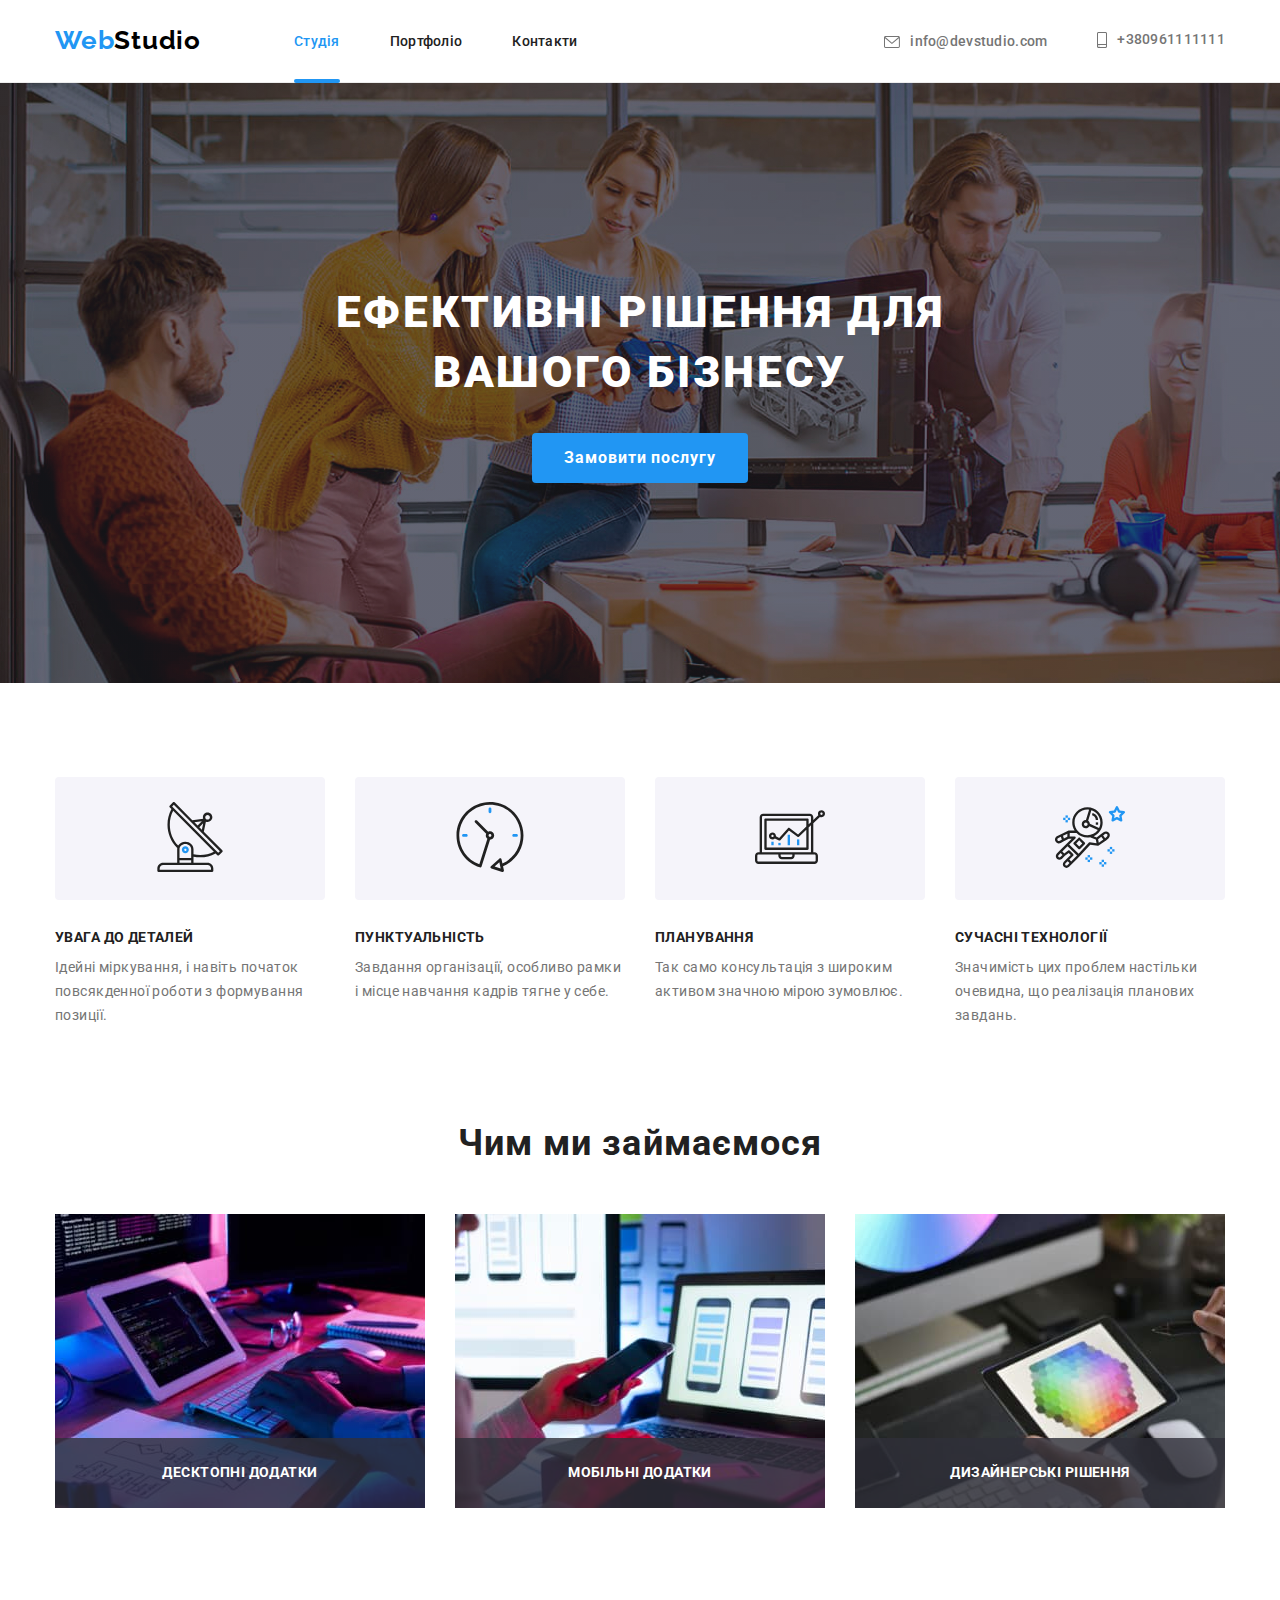
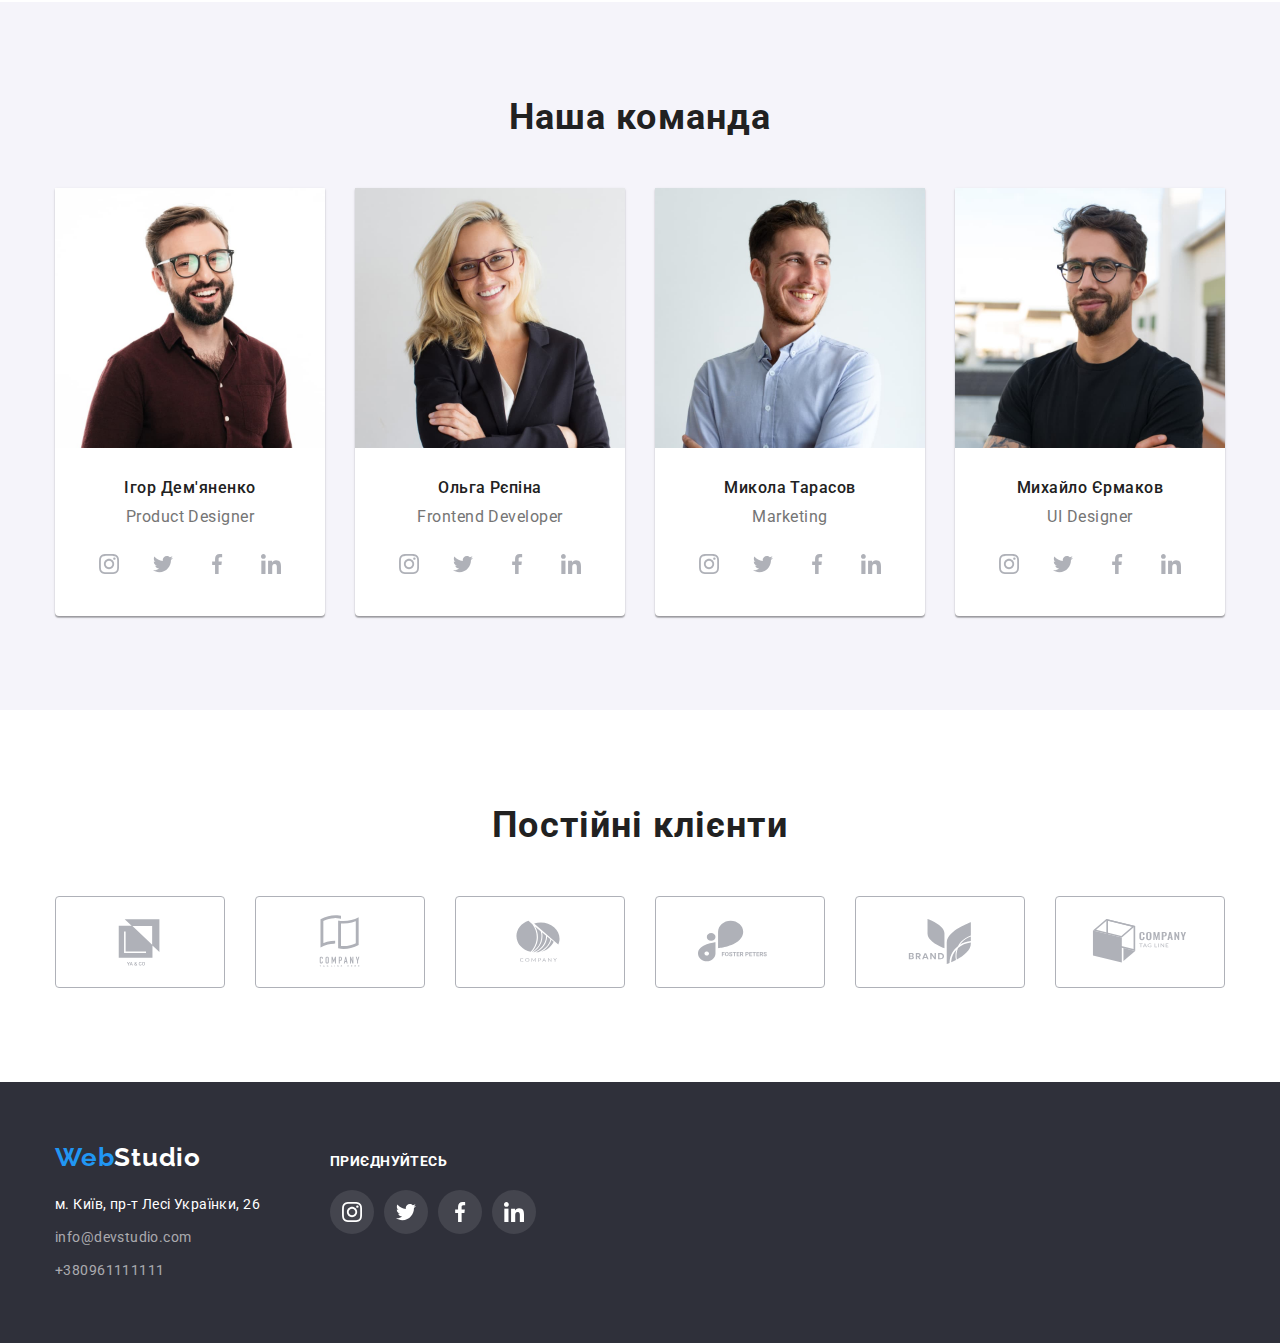
<file: index.html>
<!DOCTYPE html>
<html lang="uk">

<head>
    <meta charset="utf-8">
    <meta http-equiv="X-UA-Compatible" content="IE=edge">
    <meta name="viewport" content="width=device-width, initial-scale=1.0">
    <title>Студія</title>
    <link rel="stylesheet" href="https://cdn.jsdelivr.net/npm/modern-normalize@1.1.0/modern-normalize.min.css">
    <link rel="preconnect" href="https://fonts.googleapis.com">
    <link rel="preconnect" href="https://fonts.gstatic.com" crossorigin>
    <link
        href="https://fonts.googleapis.com/css2?family=Raleway:wght@700&family=Roboto:wght@400;500;700;900&display=swap"
        rel="stylesheet">
    <link rel="stylesheet" href="./CSS/styles.css">


</head>

<body>
    <!--Header-->
    <header class="page_header">
        <div class="page_header_container container">
            <nav class="page_nav">
                <a class="first_logo" href="./index.html"> <span class="item_web">Web</span>Studio</a>
                <ul class="menu list">
                    <li class="menu_item"><a class="menu_link link current" href="./index.html">Студія</a></li>
                    <li class="menu_item"><a class="menu_link link" href="./portfolio.html">Портфоліо</a></li>
                    <li class="menu_item"><a class="menu_link link" href="#">Контакти</a></li>
                </ul>
            </nav>
            <ul class="contacts_header list">
                <li class="contact_mail"><a class="contact_link link" href="mailto:info@devstudio.com"><svg
                            class="icon_contact" width="16" height="12">
                            <use href="./images/icons.svg#icon-envelope"></use>
                        </svg>info@devstudio.com</a></li>
                <li class="contact_tel"><a class="contact_link link" href="tel:+380961111111"><svg class="icon_contact"
                            width="10" height="16">
                            <use href="./images/icons.svg#icon-smartphone"></use>
                        </svg>+380961111111</a></li>
            </ul>
        </div>
    </header>

    <!--Main-->
    <main>
        <section class="main_bg">
            <div class="section_main container">
                <h1 class="title_main">Ефективні рішення для вашого бізнесу</h1>
                <button class="btn_main" type="button" data-modal-open>Замовити послугу</button>
            </div>
        </section>
        <!--About-->
        <section>
            <div class="section_about_us container ">
                <h2 class="visually-hidden">Все про нас та нашу роботу</h2>
                <ul class="about_us list">
                    <li class="card">
                        <div class="bcg">
                            <svg class="icons_about_us" width="70" height="70">
                                <use href="./images/icons.svg#icon-antenna"></use>
                            </svg>
                        </div>
                        <h3 class="title_about_us">Увага до деталей</h3>
                        <p class="text_about_us">Ідейні міркування, і навіть початок повсякденної роботи з формування
                            позиції.</p>
                    </li>
                    <li class="card">
                        <div class="bcg">
                            <svg class="icons_about_us" width="70" height="70">
                                <use href="./images/icons.svg#icon-clock"></use>
                            </svg>
                        </div>
                        <h3 class="title_about_us">Пунктуальність</h3>
                        <p class="text_about_us">Завдання організації, особливо рамки і місце навчання кадрів тягне у
                            себе.</p>
                    </li>
                    <li class="card">
                        <div class="bcg">
                            <svg class="icons_about_us" width="70" height="70">
                                <use href="./images/icons.svg#icon-diagram"></use>
                            </svg>
                        </div>
                        <h3 class="title_about_us">Планування</h3>
                        <p class="text_about_us">Так само консультація з широким активом значною мірою зумовлює.</p>
                    </li>
                    <li class="card">
                        <div class="bcg">
                            <svg class="icons_about_us" width="70" height="70">
                                <use href="./images/icons.svg#icon-astronaut"></use>
                            </svg>
                        </div>
                        <h3 class="title_about_us">Сучасні технології</h3>
                        <p class="text_about_us">Значимість цих проблем настільки очевидна, що реалізація планових
                            завдань.</p>
                    </li>
                </ul>
            </div>
        </section>
        <!--What_we_do-->
        <section class="page_what_we_do">
            <div class="section_what_we_do  container">
                <h2 class="title_what_we_do">Чим ми займаємося</h2>
                <ul class="what_we_do list">
                    <li class="item_what_we_do">
                        <p class="overlay_what_we_do">Десктопні додатки</p><img src="./images/laptop.jpg" alt="ноутбук"
                            width="370">
                    </li>
                    <li class="item_what_we_do">
                        <p class="overlay_what_we_do">Мобільні додатки</p><img src="./images/telephone.jpg"
                            alt="мобільний_телефон" width="370">
                    </li>
                    <li class="item_what_we_do">
                        <p class="overlay_what_we_do">Дизайнерські рішення</p><img src="./images/tablet.jpg"
                            alt="планшет" width="370">
                    </li>
                </ul>
            </div>
        </section>
        <!--Our_team-->
        <section class="page_our_team ">
            <div class="section_our_team container">
                <h2 class="title_our_team">Наша команда</h2>
                <ul class="our_team list">
                    <li class="content_our_team">
                        <img src="./images/man1.jpg" alt="усміхнений_чоловік_в_окулярах" width="270">
                        <div class="text_our_team">
                            <h3 class="subtitle_our_team">Ігор Дем'яненко</h3>
                            <p class="item_our_team">Product Designer</p>
                            <ul class="social_list list">
                                <li class="icon_item"><a class="link_icons_team" href=""><svg class="icon">
                                            <use href="./images/icons.svg#icon-instagram"></use>
                                        </svg></a>
                                </li>
                                <li class="icon_item"><a class="link_icons_team" href=""><svg class="icon">
                                            <use href="./images/icons.svg#icon-twitter"></use>
                                        </svg></a>
                                </li>
                                <li class="icon_item"><a class="link_icons_team" href=""><svg class="icon">
                                            <use href="./images/icons.svg#icon-facebook"></use>
                                        </svg></a>
                                </li>
                                <li class="icon_item"><a class="link_icons_team" href=""><svg class="icon">
                                            <use href="./images/icons.svg#icon-linkedin"></use>
                                        </svg></a>
                                </li>
                            </ul>
                        </div>

                    </li>
                    <li class="content_our_team">
                        <img src="./images/woman.jpg" alt="жінка_в_окулярах" width="270">
                        <div class="text_our_team">
                            <h3 class="subtitle_our_team">Ольга Рєпіна</h3>
                            <p class="item_our_team">Frontend Developer</p>
                            <ul class="social_list list">
                                <li class="icon_item"><a class="link_icons_team" href=""><svg class="icon">
                                            <use href="./images/icons.svg#icon-instagram"></use>
                                        </svg></a>
                                </li>
                                <li class="icon_item"><a class="link_icons_team" href=""><svg class="icon">
                                            <use href="./images/icons.svg#icon-twitter"></use>
                                        </svg></a>
                                </li>
                                <li class="icon_item"><a class="link_icons_team" href=""><svg class="icon">
                                            <use href="./images/icons.svg#icon-facebook"></use>
                                        </svg></a>
                                </li>
                                <li class="icon_item"><a class="link_icons_team" href=""><svg class="icon">
                                            <use href="./images/icons.svg#icon-linkedin"></use>
                                        </svg></a>
                                </li>
                            </ul>
                        </div>
                    </li>
                    <li class="content_our_team">
                        <img src="./images/man2.jpg" alt="усміхнений_чоловік" width="270">
                        <div class="text_our_team">
                            <h3 class="subtitle_our_team">Микола Тарасов</h3>
                            <p class="item_our_team">Marketing</p>
                            <ul class="social_list list">
                                <li class="icon_item"><a class="link_icons_team" href=""><svg class="icon">
                                            <use href="./images/icons.svg#icon-instagram"></use>
                                        </svg></a>
                                </li>
                                <li class="icon_item"><a class="link_icons_team" href=""><svg class="icon">
                                            <use href="./images/icons.svg#icon-twitter"></use>
                                        </svg></a>
                                </li>
                                <li class="icon_item"><a class="link_icons_team" href=""><svg class="icon">
                                            <use href="./images/icons.svg#icon-facebook"></use>
                                        </svg></a>
                                </li>
                                <li class="icon_item"><a class="link_icons_team" href=""><svg class="icon">
                                            <use href="./images/icons.svg#icon-linkedin"></use>
                                        </svg></a>
                                </li>
                            </ul>
                        </div>

                    </li>
                    <li class="content_our_team">
                        <img src="./images/man3.jpg" alt="чоловік_в_окулярах" width="270">
                        <div class="text_our_team">
                            <h3 class="subtitle_our_team">Михайло Єрмаков</h3>
                            <p class="item_our_team">UI Designer</p>
                            <ul class="social_list list">
                                <li class="icon_item"><a class="link_icons_team" href=""><svg class="icon">
                                            <use href="./images/icons.svg#icon-instagram"></use>
                                        </svg></a>
                                </li>
                                <li class="icon_item"><a class="link_icons_team" href=""><svg class="icon">
                                            <use href="./images/icons.svg#icon-twitter"></use>
                                        </svg></a>
                                </li>
                                <li class="icon_item"><a class="link_icons_team" href=""><svg class="icon">
                                            <use href="./images/icons.svg#icon-facebook"></use>
                                        </svg></a>
                                </li>
                                <li class="icon_item"><a class="link_icons_team" href=""><svg class="icon">
                                            <use href="./images/icons.svg#icon-linkedin"></use>
                                        </svg></a>
                                </li>
                            </ul>
                        </div>
                    </li>
                </ul>
            </div>
        </section>
        <!--Clients-->
        <section class="page_clients">
            <div class="section_clients container">
                <h2 class="title_clients">Постійні клієнти</h2>
                <ul class="logo_list list">
                    <li class="logo_item">
                        <a class="link_logo" href="#">
                            <svg class="logo_img">
                                <use href="./images/icons.svg#icon-LogoClient1"></use>
                            </svg>
                        </a>
                    </li>
                    <li class="logo_item">
                        <a class="link_logo" href="#">
                            <svg class="logo_img">
                                <use href="./images/icons.svg#icon-LogoClient2"></use>
                            </svg>
                        </a>
                    </li>
                    <li class="logo_item">
                        <a class="link_logo" href="#">
                            <svg class="logo_img">
                                <use href="./images/icons.svg#icon-LogoClient3"></use>
                            </svg>
                        </a>
                    </li>
                    <li class="logo_item">
                        <a class="link_logo" href="#">
                            <svg class="logo_img">
                                <use href="./images/icons.svg#icon-LogoClient4"></use>
                            </svg>
                        </a>
                    </li>
                    <li class="logo_item">
                        <a class="link_logo" href="#">
                            <svg class="logo_img">
                                <use href="./images/icons.svg#icon-LogoClient5"></use>
                            </svg>
                        </a>
                    </li>
                    <li class="logo_item">
                        <a class="link_logo" href="#">
                            <svg class="logo_img">
                                <use href="./images/icons.svg#icon-LogoClient6"></use>
                            </svg>
                        </a>
                    </li>
                </ul>
            </div>
        </section>
    </main>
    <!--Footer-->
    <footer class="contacts_footer">
        <div class="page_footer container">
            <div class="address_content">
                <h2 class="visually-hidden">Контакти</h2>
                <a class="second_logo" href="./index.html"> <span class="item_web">Web</span>Studio</a>
                <address class="address_footer">
                    <ul class="address_list list">
                        <li class="address_item"><a class="link_map link" href="https://goo.gl/maps/CPtrU1FHBa2aNyZL9"
                                target="_blank" rel="noopener noreferrer nofollow">м. Київ, пр-т Лесі Українки, 26</a>
                        </li>
                        <li class="address_item"><a class="link_mail link"
                                href="mailto:info@devstudio.com">info@devstudio.com</a></li>
                        <li class="address_item"><a class="link_tel link" href="tel:+380961111111">+380961111111</a>
                        </li>
                    </ul>
                </address>
            </div>
            <div class="address_icons">
                <p class="subtitle_address">Приєднуйтесь</p>
                <ul class="social_list_address list">
                    <li class="icon_item"><a class="link_icons_address" href=""><svg class="icon_add">
                                <use href="./images/icons.svg#icon-instagram"></use>
                            </svg></a>
                    </li>
                    <li class="icon_item"><a class="link_icons_address" href=""><svg class="icon_add">
                                <use href="./images/icons.svg#icon-twitter"></use>
                            </svg></a>
                    </li>
                    <li class="icon_item"><a class="link_icons_address" href=""><svg class="icon_add">
                                <use href="./images/icons.svg#icon-facebook"></use>
                            </svg></a>
                    </li>
                    <li class="icon_item"><a class="link_icons_address" href=""><svg class="icon_add">
                                <use href="./images/icons.svg#icon-linkedin"></use>
                            </svg></a>
                    </li>
                </ul>

            </div>
        </div>


    </footer>

    <div class="backdrop is-hidden" data-modal>
        <div class="modal">
            <button type="button" class="modal-close-btn" data-modal-close>
                <svg class="modal-close-icon" width="18" height="18">
                    <use href="./images/icons.svg#icon-close-black"></use>
                </svg>
            </button>
        </div>
    </div>
    <script src="./JS/modal.js"></script>
</body>

</html>
</file>
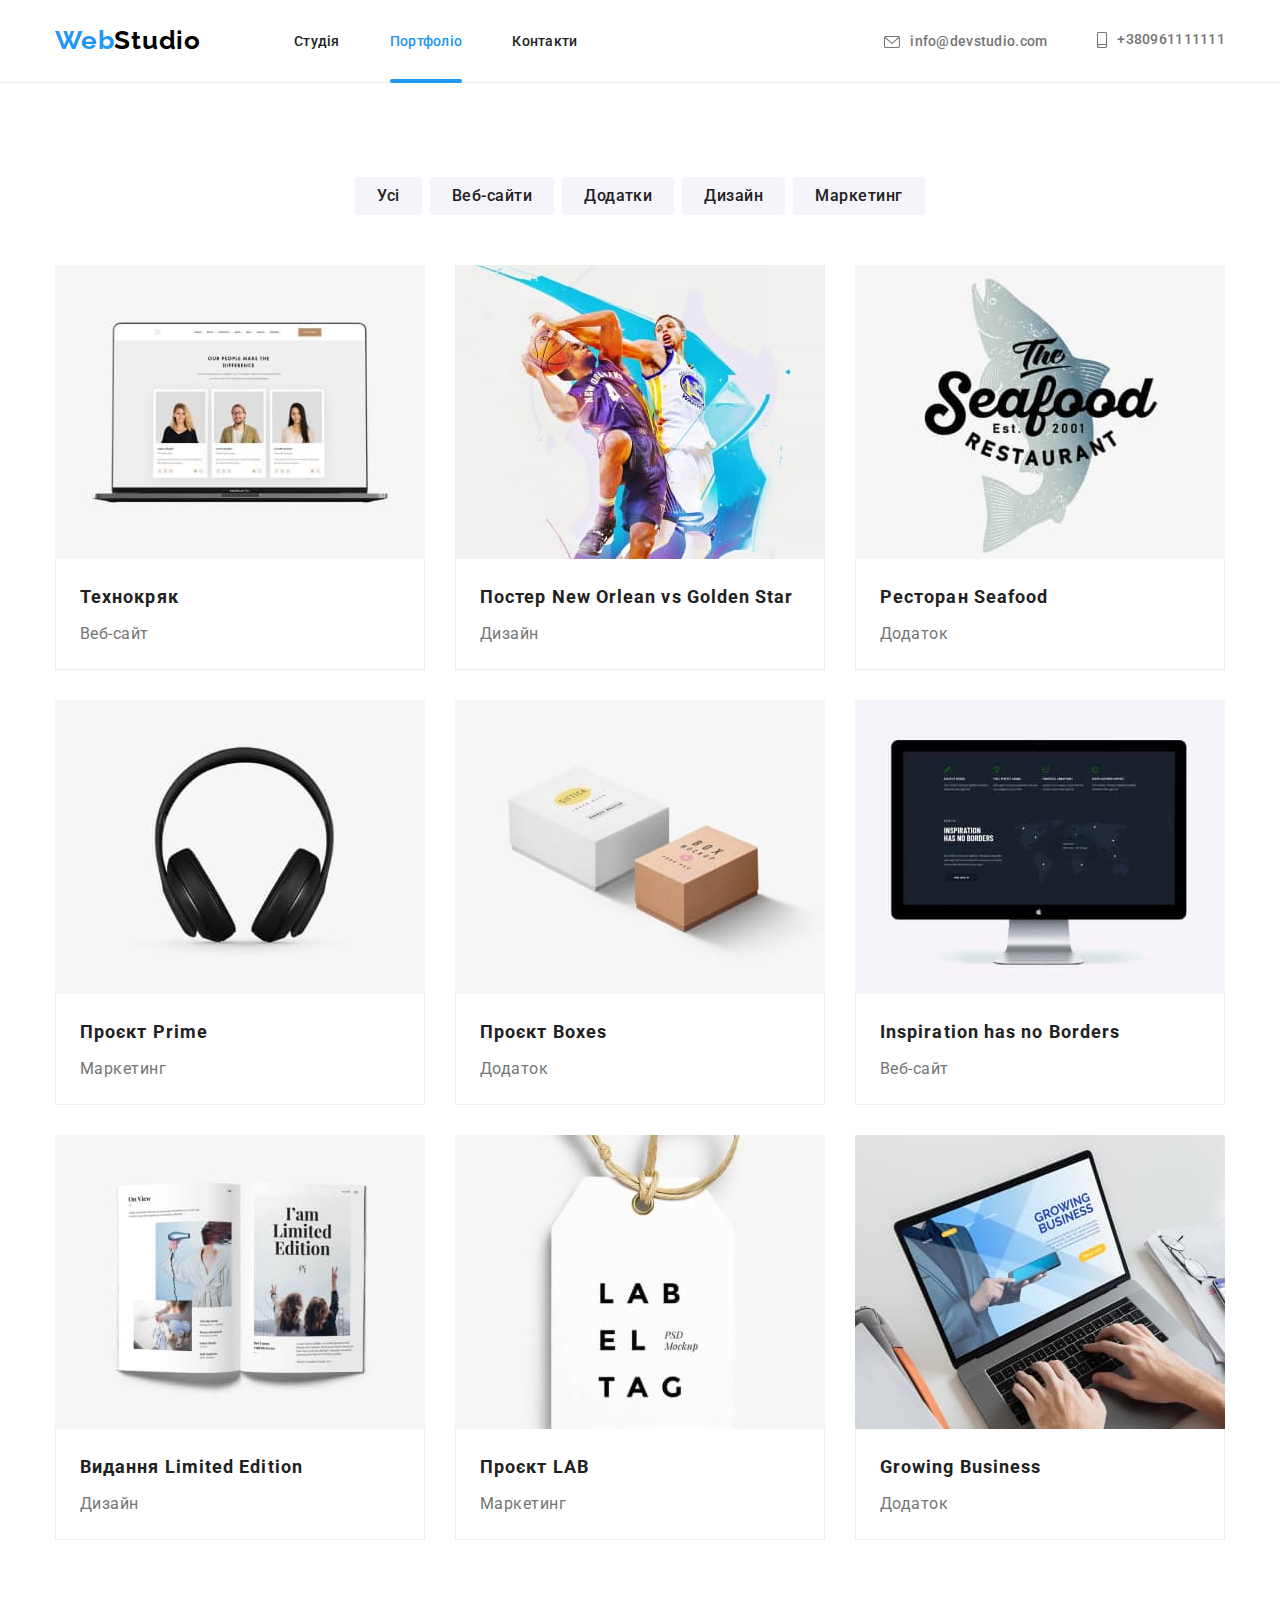
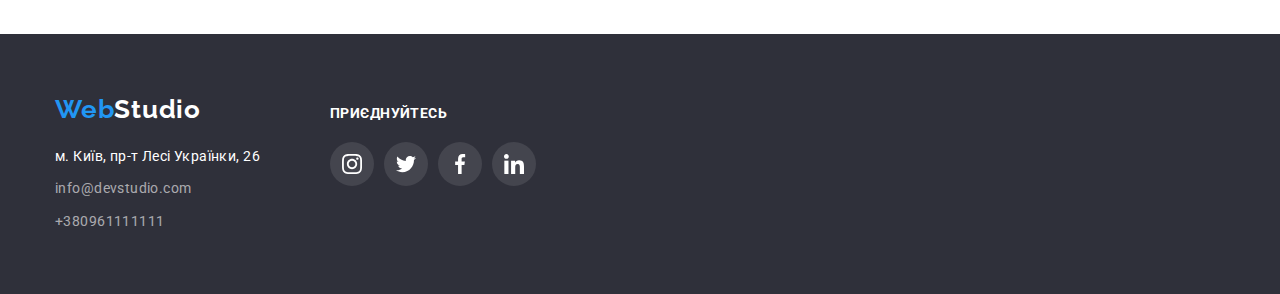
<file: portfolio.html>
<!DOCTYPE html>
<html lang="uk">

<head>
    <meta charset="utf-8">
    <meta http-equiv="X-UA-Compatible" content="IE=edge">
    <meta name="viewport" content="width=device-width, initial-scale=1.0">
    <title>Студія</title>
    <link rel="stylesheet" href="https://cdn.jsdelivr.net/npm/modern-normalize@1.1.0/modern-normalize.min.css">
    <link rel="preconnect" href="https://fonts.googleapis.com">
    <link rel="preconnect" href="https://fonts.gstatic.com" crossorigin>
    <link
        href="https://fonts.googleapis.com/css2?family=Raleway:wght@700&family=Roboto:wght@400;500;700;900&display=swap"
        rel="stylesheet">
    <link rel="stylesheet" href="./CSS/styles.css">
</head>

<body>
    <!--Header-->
    <header class="page_header">
        <div class="page_header_container container">
            <nav class="page_nav">
                <a class="first_logo" href="./index.html"> <span class="item_web">Web</span>Studio</a>
                <ul class="menu list">
                    <li class="menu_item"><a class="menu_link link" href="./index.html">Студія</a></li>
                    <li class="menu_item"><a class="menu_link link current" href="./portfolio.html">Портфоліо</a></li>
                    <li class="menu_item"><a class="menu_link link" href="#">Контакти</a></li>
                </ul>
            </nav>
            <ul class="contacts_header list">
                <li class="contact_mail"><a class="contact_link link" href="mailto:info@devstudio.com"><svg
                            class="icon_contact" width="16" height="12">
                            <use href="./images/icons.svg#icon-envelope"></use>
                        </svg>info@devstudio.com</a></li>
                <li class="contact_tel"><a class="contact_link link" href="tel:+380961111111"><svg class="icon_contact"
                            width="10" height="16">
                            <use href="./images/icons.svg#icon-smartphone"></use>
                        </svg>+380961111111</a></li>
            </ul>
        </div>


    </header>


    <!--Main-->
    <main>
        <section class="page_portfolio">
            <div class="container">
                <h1 class="visually-hidden">Кнопки та послуги</h1>
                <ul class="button_list list">
                    <li><button class="button_main" type="button">Усі</button></li>
                    <li><button class="button_main" type="button">Веб-сайти</button></li>
                    <li><button class="button_main" type="button">Додатки</button></li>
                    <li><button class="button_main" type="button">Дизайн</button></li>
                    <li><button class="button_main" type="button">Маркетинг</button></li>
                </ul>
                <ul class="services_main list">
                    <li class="content_services_main">
                        <a class="content_link link" href="#">
                            <div class="team-list-img-wrapper">
                                <img src="./images-portfolio/tehnokriak.jpg" alt="технокряк" width="370">
                                <p class="overlay">Ресурс пропонує комплексні пропозиції з різним рівнем функціоналу та
                                    сервісів. Все це дозволить відвідувачу отримати вичерпні відомості про компанію чи
                                    приватну особу.</p>
                            </div>
                            <div class="text_border_line">
                                <h2 class="subtitle_services_main">Технокряк</h2>
                                <p class="item_services_main">Веб-сайт</p>
                            </div>
                        </a>
                    </li>
                    <li class="content_services_main">
                        <a class="content_link link" href="#">
                            <div class="team-list-img-wrapper">
                                <img src="./images-portfolio/poster.jpg" alt="постер_баскетболісти" width="370">
                                <p class="overlay">Ресурс пропонує комплексні пропозиції з різним рівнем функціоналу та
                                сервісів. Все це дозволить відвідувачу отримати вичерпні відомості про компанію чи
                                приватну особу.</p>
                            </div>
                            <div class="text_border_line">
                                <h2 class="subtitle_services_main">Постер New Orlean vs Golden Star</h2>
                                <p class="item_services_main">Дизайн</p>
                            </div>
                        </a>
                    </li>
                    <li class="content_services_main">
                        <a class="content_link link" href="#">
                            <div class="team-list-img-wrapper">
                                <img src="./images-portfolio/restoran.jpg" alt="ресторан_морепродуктів" width="370">
                                <p class="overlay">Ресурс пропонує комплексні пропозиції з різним рівнем функціоналу та
                                сервісів. Все це дозволить відвідувачу отримати вичерпні відомості про компанію чи
                                приватну особу.</p>
                            </div>
                            <div class="text_border_line">
                                <h2 class="subtitle_services_main">Ресторан Seafood</h2>
                                <p class="item_services_main">Додаток</p>
                            </div>
                        </a>
                    </li>
                    <li class="content_services_main">
                        <a class="content_link link" href="#">
                            <div class="team-list-img-wrapper">
                                <img src="./images-portfolio/prime.jpg" alt="проєкт_прем'єр" width="370">
                                <p class="overlay">Ресурс пропонує комплексні пропозиції з різним рівнем функціоналу та
                                сервісів. Все це дозволить відвідувачу отримати вичерпні відомості про компанію чи
                                приватну особу.</p>
                            </div>
                            <div class="text_border_line">
                                <h2 class="subtitle_services_main">Проєкт Prime</h2>
                                <p class="item_services_main">Маркетинг</p>
                            </div>
                        </a>
                    </li>
                    <li class="content_services_main">
                        <a class="content_link link" href="#">
                            <div class="team-list-img-wrapper">
                                <img src="./images-portfolio/boxes.jpg" alt="проєкт_коробки" width="370">
                                <p class="overlay">Ресурс пропонує комплексні пропозиції з різним рівнем функціоналу та
                                сервісів. Все це дозволить відвідувачу отримати вичерпні відомості про компанію чи
                                приватну особу.</p>
                            </div>
                            <div class="text_border_line">
                                <h2 class="subtitle_services_main">Проєкт Boxes</h2>
                                <p class="item_services_main">Додаток</p>
                            </div>
                        </a>
                    </li>
                    <li class="content_services_main">
                        <a class="content_link link" href="#">
                            <div class="team-list-img-wrapper">
                                <img src="./images-portfolio/inspiration.jpg" alt="натхнення_не_має_меж" width="370">
                                <p class="overlay">Ресурс пропонує комплексні пропозиції з різним рівнем функціоналу та
                                сервісів. Все це дозволить відвідувачу отримати вичерпні відомості про компанію чи
                                приватну особу.</p>
                            </div>
                            <div class="text_border_line">
                                <h2 class="subtitle_services_main">Inspiration has no Borders</h2>
                                <p class="item_services_main">Веб-сайт</p>
                            </div>
                        </a>
                    </li>
                    <li class="content_services_main">
                        <a class="content_link link" href="#">
                            <div class="team-list-img-wrapper">
                                <img src="./images-portfolio/edition.jpg" alt="видання" width="370">
                                <p class="overlay">Ресурс пропонує комплексні пропозиції з різним рівнем функціоналу та
                                сервісів. Все це дозволить відвідувачу отримати вичерпні відомості про компанію чи
                                приватну особу.</p>
                            </div>
                            <div class="text_border_line">
                                <h2 class="subtitle_services_main">Видання Limited Edition</h2>
                                <p class="item_services_main">Дизайн</p>
                            </div>
                        </a>
                    </li>
                    <li class="content_services_main">
                        <a class="content_link link" href="#">
                            <div class="team-list-img-wrapper">
                                <img src="./images-portfolio/lab.jpg" alt="проєкт_лаб" width="370">
                                <p class="overlay">Ресурс пропонує комплексні пропозиції з різним рівнем функціоналу та
                                сервісів. Все це дозволить відвідувачу отримати вичерпні відомості про компанію чи
                                приватну особу.</p>
                            </div>
                            <div class="text_border_line">
                                <h2 class="subtitle_services_main">Проєкт LAB</h2>
                                <p class="item_services_main">Маркетинг</p>
                            </div>
                        </a>
                    </li>
                    <li class="content_services_main">
                        <a class="content_link link" href="#">
                            <div class="team-list-img-wrapper">
                                <img src="./images-portfolio/growing.jpg" alt="зростаючий_бізнес" width="370">
                                <p class="overlay">Ресурс пропонує комплексні пропозиції з різним рівнем функціоналу та
                                сервісів. Все це дозволить відвідувачу отримати вичерпні відомості про компанію чи
                                приватну особу.</p>
                            </div>
                            <div class="text_border_line">
                                <h2 class="subtitle_services_main">Growing Business</h2>
                                <p class="item_services_main">Додаток</p>
                            </div>
                        </a>
                    </li>
                </ul>
            </div>
        </section>



    </main>
    <!--Footer-->
    <footer class="contacts_footer">
        <div class="page_footer container">
            <div class="address_content">
                <h2 class="visually-hidden">Контакти</h2>
                <a class="second_logo" href="./index.html"> <span class="item_web">Web</span>Studio</a>
                <address class="address_footer">
                    <ul class="address_list list">
                        <li class="address_item"><a class="link_map link" href="https://goo.gl/maps/CPtrU1FHBa2aNyZL9"
                                target="_blank" rel="noopener noreferrer nofollow">м. Київ, пр-т Лесі Українки, 26</a>
                        </li>
                        <li class="address_item"><a class="link_mail link"
                                href="mailto:info@devstudio.com">info@devstudio.com</a></li>
                        <li class="address_item"><a class="link_tel link" href="tel:+380961111111">+380961111111</a>
                        </li>
                    </ul>
                </address>
            </div>
            <div class="address_icons">
                <p class="subtitle_address">Приєднуйтесь</p>
                <ul class="social_list_address list">
                    <li class="icon_item"><a class="link_icons_address" href=""><svg class="icon_add">
                                <use href="./images/icons.svg#icon-instagram"></use>
                            </svg></a>
                    </li>
                    <li class="icon_item"><a class="link_icons_address" href=""><svg class="icon_add">
                                <use href="./images/icons.svg#icon-twitter"></use>
                            </svg></a>
                    </li>
                    <li class="icon_item"><a class="link_icons_address" href=""><svg class="icon_add">
                                <use href="./images/icons.svg#icon-facebook"></use>
                            </svg></a>
                    </li>
                    <li class="icon_item"><a class="link_icons_address" href=""><svg class="icon_add">
                                <use href="./images/icons.svg#icon-linkedin"></use>
                            </svg></a>
                    </li>
                </ul>

            </div>
        </div>


    </footer>


</body>

</html>
</file>
<file: CSS/styles.css>
:root {
    --primary-font: 'Roboto', sans-serif;
    --secondary-font: 'Raleway', sans-serif;
    --first-logo-text-color: #000000;
    --primary-text-color-theme-light: #212121;
    --secondary-text-color-theme-light: #757575;
    --primary-text-color-theme-dark: #FFFFFF;
    --secondary-text-color-theme-dark: rgba(255, 255, 255, 0.6);
    --primary-background-color: #FFFFFF;
    --secondary-background-color: #2F303A;
    --accent-color: #2196F3;
    --team-buttons-background-color: #F5F4FA;
    --border-color-line: #ECECEC;
    --border-color-line-card: #EEEEEE;
    --primary-color-icons: #AFB1B8;
    --secondary-color-icons: #FFFFFF;
    --color-nav-icon: #757575;
    --transition-dur-and-func: 250ms cubic-bezier(0.4, 0, 0.2, 1);
}

body {
    font-family: var(--primary-font);
    font-size: 14px;
    letter-spacing: 0.03em;
    color: var(--primary-text-color-theme-light);
    background-color: var(--primary-background-color);

}

.visually-hidden {
    position: absolute;
    white-space: nowrap;
    width: 1px;
    height: 1px;
    overflow: hidden;
    border: 0;
    padding: 0;
    clip: rect(0 0 0 0);
    clip-path: inset(50%);
    margin: -1px;
}

.list {
    list-style: none;
    padding-left: 0;
    margin: 0;
}

.link {
    text-decoration: none;
}

img {
    display: block;
    max-width: 100%;
    height: auto;
}

address {
    font-style: normal;
    margin-top: 20px;
}

button {
    display: block;
    margin: 0 auto;
    cursor: pointer;
    border: none;
    border-radius: 4px;
}

h1,
h2,
h3,
p {
    margin-top: 0;
    margin-bottom: 0;
}

ul {
    margin-top: 0;
    margin-bottom: 0;
    padding-left: 0;
}

* {
    box-sizing: border-box;
}


.container {
    margin-left: auto;
    margin-right: auto;
    width: 1200px;
    padding-left: 15px;
    padding-right: 15px;
}

section {
    padding-top: 94px;
    padding-bottom: 94px;
    ;
}


/* ========================  HEADER  ======================== */



.page_header_container {
    display: flex;
    align-items: center;
}

.page_nav {
    display: flex;

}

.first_logo {
    font-family: 'Raleway', sans-serif;
    font-weight: 700;
    font-size: 26px;
    line-height: 1.19;
    letter-spacing: 0.03em;
    color: var(--first-logo-text-color);
    text-decoration: none;
    margin-right: 93px;
    padding-top: 24px;
    padding-bottom: 25px;

}

.item_web {
    color: var(--accent-color)
}

.menu {
    display: flex;
    column-gap: 50px;
    padding-top: 32px;
    padding-bottom: 32px;
}

.menu_link {
    font-weight: 500;
    font-size: 14px;
    line-height: 1.14;
    letter-spacing: 0.02em;
    color: var(--primary-text-color-theme-light);
    transition: color var(--transition-dur-and-func);
    position: relative;
    padding-top: 32px;
    padding-bottom: 32px;
    ;
}

.contacts_header {
    display: flex;
    column-gap: 50px;
    margin-left: auto;
    padding-top: 32px;
    padding-bottom: 32px;
    align-items: baseline;
}


.contact_link {
    font-weight: 500;
    font-size: 14px;
    line-height: 1.14;
    letter-spacing: 0.02em;
    color: var(--secondary-text-color-theme-light);
    display: flex;
    align-items: center;
    transition: color var(--transition-dur-and-func);
}

.menu_link:hover,
.contact_link:hover,
.menu_link:focus,
.contact_link:focus {
    color: var(--accent-color);
}

.current {
    color: var(--accent-color);
}

.current::after {
    content: "";
    position: absolute;
    display: block;
    bottom: -2px;
    left: 0;
    width: 100%;
    height: 4px;
    background-color: var(--accent-color);
    border-radius: 2px;
}

.icon_contact {
    margin-right: 10px;
    fill: currentColor;
}



/* ========================  MAIN  ======================== */


.main_bg {
    background-color: var(--secondary-background-color);
    padding-top: 200px;
    padding-bottom: 200px;
    text-align: center;
    background-image: linear-gradient(rgba(47, 48, 58, 0.4), rgba(47, 48, 58, 0.4)), url('../images/Imgbg.jpg');
    background-size: cover;
    background-repeat: no-repeat;
    max-width: 1600px;
    height: 600px;
    margin: 0 auto;
}

.title_main {
    font-weight: 900;
    font-size: 44px;
    line-height: 1.36;
    text-align: center;
    letter-spacing: 0.06em;
    text-transform: uppercase;
    color: var(--primary-text-color-theme-dark);
    width: 696px;
    margin: 0 auto;


}

.btn_main {
    font-weight: 700;
    font-size: 16px;
    line-height: 1.88;
    align-items: center;
    text-align: center;
    letter-spacing: 0.06em;
    background-color: var(--accent-color);
    color: var(--primary-text-color-theme-dark);
    border-radius: 4px;
    min-width: 216px;
    padding: 10px 32px;
    margin-top: 30px;
    transition: background-color var(--transition-dur-and-func);

}

.btn_main:hover,
.btn_main:focus {
    background: #188CE8;
    box-shadow: 0px 4px 4px rgba(0, 0, 0, 0.15);

}

/* ========================  ABOUT  ======================== */

.about_us {
    display: flex;
    align-items: flex-start;
}

.card {
    flex-basis: calc((100%-90px)/4);

}

.title_about_us {
    font-weight: 700;
    font-size: 14px;
    line-height: 1.14;
    letter-spacing: 0.03em;
    text-transform: uppercase;
    color: var(--primary-text-color-theme-light);
    margin-top: 30px;
    margin-bottom: 10px;
}

.text_about_us {
    font-style: normal;
    font-weight: 400;
    font-size: 14px;
    line-height: 1.71;
    letter-spacing: 0.03em;
    color: var(--secondary-text-color-theme-light);
}

.card:not(:last-child) {
    margin-right: 30px;
}

.bcg {
    background-color: #F5F4FA;
    border-radius: 4px;
}

.icons_about_us {
    margin: 25px 100px;
}

/* ========================  WHAT WE DO  ======================== */

.page_what_we_do {
    padding-top: 0;
}

.title_what_we_do {
    font-style: normal;
    font-weight: 700;
    font-size: 36px;
    line-height: 1.17;
    text-align: center;
    letter-spacing: 0.03em;
    color: var(--primary-text-color-theme-light);
    margin-bottom: 50px;
}

.what_we_do {
    display: flex;
    column-gap: 30px;
}

.overlay_what_we_do {
    position: absolute;
    width: 370px;
    height: 70px;
    bottom: 0px;
    left: 0;
    font-weight: 700;
    line-height: 1.14;
    text-transform: uppercase;
    background: rgba(47, 48, 58, 0.8);
    color: var(--primary-text-color-theme-dark);
    display: flex;
    justify-content: center;
    align-items: center;
}

.item_what_we_do {
    position: relative;
}

/* ========================  OUR TEAM  ======================== */

.page_our_team {
    background-color: var(--team-buttons-background-color);
}

.title_our_team {
    font-style: normal;
    font-weight: 700;
    font-size: 36px;
    line-height: 1.17;
    text-align: center;
    letter-spacing: 0.03em;
    color: var(--primary-text-color-theme-light);
    margin-bottom: 50px;
}

.our_team {
    margin-top: 50px;
    display: flex;
    column-gap: 30px;
}

.content_our_team {
    width: 270px;
    background-color: var(--primary-background-color);
    box-shadow: 0px 1px 3px rgba(0, 0, 0, 0.12), 0px 1px 1px rgba(0, 0, 0, 0.14), 0px 2px 1px rgba(0, 0, 0, 0.2);
    border-radius: 0px 0px 4px 4px;

}

.text_our_team {
    padding: 30px 0;
}

.subtitle_our_team {
    font-style: normal;
    font-weight: 500;
    font-size: 16px;
    line-height: 1.19;
    text-align: center;
    letter-spacing: 0.03em;
    margin-bottom: 10px;
}

.item_our_team {
    font-style: normal;
    font-weight: 400;
    font-size: 16px;
    line-height: 1.19;
    text-align: center;
    letter-spacing: 0.03em;
    color: var(--secondary-text-color-theme-light);
}

.social_list {

    display: flex;
    justify-content: center;
    column-gap: 10px;
    margin-top: 16px;

}

.link_icons_team {
    display: flex;
    justify-content: center;
    align-items: center;
    width: 44px;
    height: 44px;
    border-radius: 50%;
    color: var(--primary-color-icons);
    transition: background-color var(--transition-dur-and-func), color var(--transition-dur-and-func);

}

.icon {
    width: 20px;
    height: 20px;
    fill: currentColor;
    transition: fill var(--transition-dur-and-func);
}



.link_icons_team:hover,
.link_icons_team:focus {
    background-color: var(--accent-color);
    color: var(--primary-background-color);
}

.link_icons_team:hover .icon,
.link_icons_team:focus .icon {
    fill: var(--secondary-color-icons);
}

/* ========================  CLIENTS  ======================== */

.title_clients {
    font-style: normal;
    font-weight: 700;
    font-size: 36px;
    line-height: 1.17;
    text-align: center;
    letter-spacing: 0.03em;
    color: var(--primary-text-color-theme-light);
}


.logo_list {
    margin-top: 50px;
    display: flex;
    column-gap: 30px;
}


.logo_img {
    width: 106px;
    height: 60px;
    fill: currentColor;
}


.link_logo {
    border-radius: 4px;
    display: flex;
    align-items: center;
    justify-content: center;
    width: 170px;
    height: 92px;
    border: 1px solid #AFB1B8;
    color: var(--primary-color-icons);
    transition: color var(--transition-dur-and-func), border-color var(--transition-dur-and-func);

}

.link_logo:hover,
.link_logo:focus {
    border-color: var(--accent-color);
    color: var(--accent-color);
}

/* ========================  FOOTER  ======================== */

.contacts_footer {
    background-color: var(--secondary-background-color);
    padding: 60px 0px;

}

.second_logo {
    font-family: 'Raleway', sans-serif;
    font-weight: 700;
    font-size: 26px;
    line-height: 1.19;
    letter-spacing: 0.03em;
    color: var(--accent-color);
    color: var(--primary-text-color-theme-dark);
    text-decoration: none;
}



.address_item:not(:first-child) {
    margin-top: 9px;
}

.link_map {
    font-style: normal;
    font-weight: 400;
    font-size: 14px;
    line-height: 1.71;
    letter-spacing: 0.03em;
    color: var(--primary-text-color-theme-dark);
    transition: color var(--transition-dur-and-func);
}

.link_mail,
.link_tel {
    font-style: normal;
    font-weight: 400;
    font-size: 14px;
    line-height: 1.71;
    letter-spacing: 0.03em;
    color: var(--secondary-text-color-theme-dark);
    transition: color var(--transition-dur-and-func);
}

.link_map:hover,
.link_mail:hover,
.link_tel:hover,
.link_map:focus,
.link_mail:focus,
.link_tel:focus {
    color: var(--accent-color);
}



.link_icons_address {
    display: flex;
    justify-content: center;
    align-items: center;
    width: 44px;
    height: 44px;
    border-radius: 50%;
    background: rgba(255, 255, 255, 0.1);
    transition: background-color var(--transition-dur-and-func);
}

.link_icons_address:hover,
.link_icons_address:focus {
    background-color: var(--accent-color);
}

.link_icons_address:hover .icon_add,
.linl_icons_address:focus .icon_add {
    fill: var(--secondary-color-icons);
}

.subtitle_address {
    font-weight: 700;
    font-size: 14px;
    line-height: 1.14;
    letter-spacing: 0.03em;
    text-transform: uppercase;
    color: var(--primary-text-color-theme-dark);
    margin-bottom: 20px;
}

.icon_add {
    width: 20px;
    height: 20px;
    fill: var(--secondary-color-icons);
    transition: fill var(--transition-dur-and-func);
}

.page_footer {
    display: flex;
    align-items: baseline;
}

.social_list_address {
    display: flex;
    column-gap: 10px;
}

.address_icons {
    margin-left: 70px;
}

/* ========================  MAIN PORTFOLIO  ======================== */

.page_header {
    border-bottom: 1px solid var(--border-color-line);
}


.buttons_services {
    height: 1360px;
    left: 215px;
    top: 174px;
}

.button_list {
    display: flex;
    margin-bottom: 50px;
    column-gap: 8px;
    justify-content: center
}

.button_main {
    font-weight: 500;
    font-size: 16px;
    line-height: 1.62;
    text-align: center;
    letter-spacing: 0.03em;
    background: var(--team-buttons-background-color);
    color: var(--primary-text-color-theme-light);
    border-radius: 4px;
    padding: 6px 22px;
    transition: background-color var(--transition-dur-and-func), color var(--transition-dur-and-func), box-shadow var(--transition-dur-and-func);

}

.button_main:hover,
.button_main:focus {
    background-color: var(--accent-color);
    color: var(--primary-text-color-theme-dark);
    box-shadow: 0px 3px 1px rgba(0, 0, 0, 0.1), 0px 1px 2px rgba(0, 0, 0, 0.08), 0px 2px 2px rgba(0, 0, 0, 0.12);

}


.services_main {
    display: flex;
    column-gap: 30px;
    flex-wrap: wrap;
    row-gap: 30px;
}

.text_border_line {
    border: 1px solid var(--border-color-line-card);
    border-top: none;
    padding: 20px 24px;

}

.subtitle_services_main {
    font-weight: 700;
    font-size: 18px;
    line-height: 2;
    letter-spacing: 0.06em;
    color: var(--primary-text-color-theme-light);
    margin-bottom: 4px;
}

.item_services_main {
    font-weight: 400;
    font-size: 16px;
    line-height: 1.87;
    letter-spacing: 0.03em;
    color: var(--secondary-text-color-theme-light);
}

.content_link {
    display: block;
    position: relative;
}



.content_link:hover,
.content_link:focus {
    box-shadow: 0px 1px 1px rgba(0, 0, 0, 0.12),
        0px 4px 4px rgba(0, 0, 0, 0.06),
        1px 4px 6px rgba(0, 0, 0, 0.16);
}


.team-list-img-wrapper {
    position: relative;
    overflow: hidden;
}

.overlay {
    width: 100%;
    height: 100%;
    font-weight: 400;
    font-size: 18px;
    line-height: 1.55;
    letter-spacing: 0.03em;
    position: absolute;
    top: 0;
    left: 0;
    background-color: rgba(33, 150, 243, 0.9);
    color: var(--primary-text-color-theme-dark);
    padding: 63px 24px;
    transform: translateY(100%);
    transition: transform 250ms cubic-bezier(0.4, 0, 0.2, 1);

}

.content_link:hover .overlay,
.content_link:focus .overlay {
    transform: translateY(0%);
}

/* ========================  BACKDROP  ======================== */

.backdrop {
    position: fixed;
    width: 100%;
    height: 100%;
    left: 0;
    top: 0;
    transition: opacity 500ms ease, visibility 500ms ease;
    background-color: rgba(0, 0, 0, 0.2);
}

.backdrop.is-hidden {
    visibility: hidden;
    opacity: 0;
    pointer-events: none;
}

.modal {
    position: absolute;
    top: 50%;
    left: 50%;
    transform: translate(-50%, -50%);
    width: 528px;
    height: 581px;
    background: #FFFFFF;
    box-shadow: 0px 1px 3px rgba(0, 0, 0, 0.12), 0px 1px 1px rgba(0, 0, 0, 0.14), 0px 2px 1px rgba(0, 0, 0, 0.2);
    border-radius: 4px;

}

.modal-close-btn {
    position: absolute;
    top: 8px;
    right: 8px;
    display: flex;
    align-items: center;
    justify-content: center;
    width: 30px;
    height: 30px;
    background: #FFFFFF;
    border: 1px solid rgba(0, 0, 0, 0.1);
    border-radius: 50%;
    padding: 0;

}
</file>
